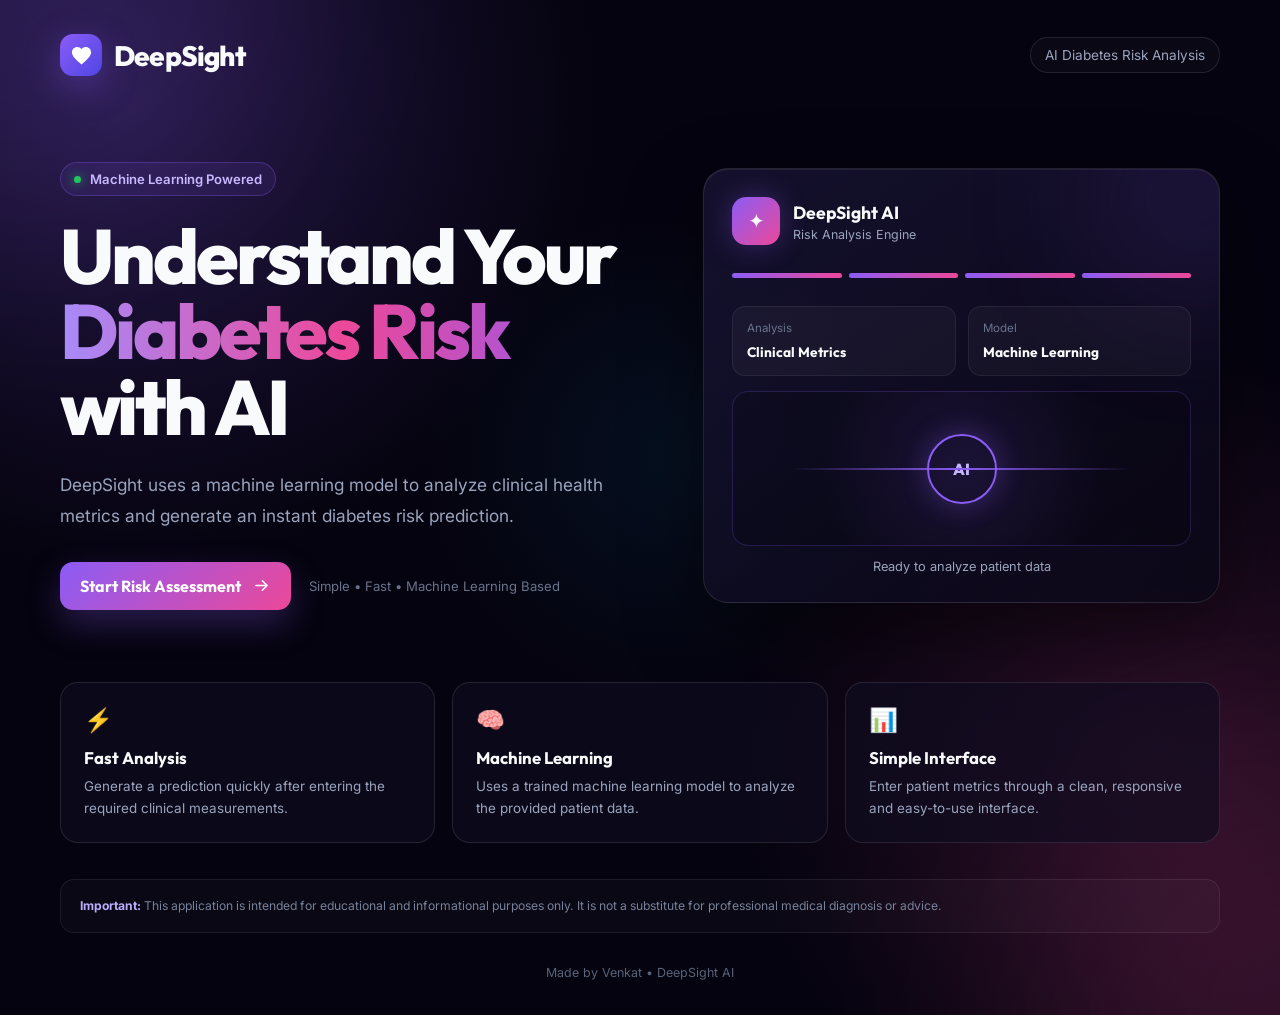
<file: Diabetes Prediction System Using Machine Learning and Web-Based Interactive Tool/templates/home.html>
<!DOCTYPE html>
<html lang="en">
<head>
  <meta charset="UTF-8">
  <meta name="viewport" content="width=device-width, initial-scale=1.0">

  <title>DeepSight | AI Diabetes Risk Analysis</title>

  <link rel="preconnect" href="https://fonts.googleapis.com">
  <link rel="preconnect" href="https://fonts.gstatic.com" crossorigin>
  <link href="https://fonts.googleapis.com/css2?family=Outfit:wght@300;400;500;600;700;800&family=Inter:wght@400;500;600&display=swap" rel="stylesheet">

  <style>
    :root {
      --bg: #05030f;
      --panel: rgba(16, 12, 35, 0.72);
      --border: rgba(255,255,255,.10);
      --text: #f8fafc;
      --muted: #9aa4bd;
      --purple: #8b5cf6;
      --pink: #ec4899;
    }

    * {
      box-sizing: border-box;
      margin: 0;
      padding: 0;
    }

    html {
      scroll-behavior: smooth;
    }

    body {
      min-height: 100vh;
      background: var(--bg);
      color: var(--text);
      font-family: Inter, sans-serif;
      overflow-x: hidden;
    }

    .ds-home {
      min-height: 100vh;
      position: relative;
      overflow: hidden;
      background:
        radial-gradient(circle at 10% 10%, rgba(139,92,246,.22), transparent 32%),
        radial-gradient(circle at 90% 75%, rgba(236,72,153,.16), transparent 30%),
        radial-gradient(circle at 52% 45%, rgba(14,165,233,.08), transparent 28%),
        #05030f;
    }

    .ds-glow {
      position: absolute;
      width: 500px;
      height: 500px;
      border-radius: 50%;
      filter: blur(120px);
      pointer-events: none;
      opacity: .16;
    }

    .ds-glow.one {
      background: #8b5cf6;
      top: -280px;
      left: -220px;
    }

    .ds-glow.two {
      background: #ec4899;
      right: -260px;
      bottom: -250px;
    }

    .ds-nav,
    .ds-main,
    .ds-features,
    .ds-disclaimer,
    .ds-footer {
      position: relative;
      z-index: 2;
      width: min(1160px, calc(100% - 48px));
      margin-left: auto;
      margin-right: auto;
    }

    .ds-nav {
      padding-top: 34px;
      display: flex;
      align-items: center;
      justify-content: space-between;
    }

    .ds-brand {
      display: flex;
      align-items: center;
      gap: 12px;
    }

    .ds-brand-mark {
      width: 42px;
      height: 42px;
      display: grid;
      place-items: center;
      border-radius: 13px;
      background: linear-gradient(135deg, #8b5cf6, #4f46e5);
      box-shadow: 0 10px 35px rgba(139,92,246,.35);
    }

    .ds-brand-mark svg {
      width: 23px;
      height: 23px;
      fill: white;
    }

    .ds-brand-name {
      font-family: Outfit, sans-serif;
      font-size: 1.75rem;
      font-weight: 800;
      letter-spacing: -.8px;
    }

    .ds-nav-label {
      color: var(--muted);
      font-size: .85rem;
      padding: 9px 14px;
      border: 1px solid var(--border);
      border-radius: 999px;
      background: rgba(255,255,255,.025);
    }

    .ds-main {
      padding-top: 86px;
      padding-bottom: 72px;
      display: grid;
      grid-template-columns: 1.05fr .95fr;
      gap: 72px;
      align-items: center;
    }

    .ds-badge {
      width: fit-content;
      display: flex;
      align-items: center;
      gap: 9px;
      padding: 8px 13px;
      margin-bottom: 22px;
      border-radius: 999px;
      border: 1px solid rgba(139,92,246,.30);
      background: rgba(139,92,246,.10);
      color: #c8b9ff;
      font-size: .82rem;
      font-weight: 600;
    }

    .ds-status {
      width: 7px;
      height: 7px;
      border-radius: 50%;
      background: #22c55e;
      box-shadow: 0 0 12px #22c55e;
    }

    .ds-title {
      max-width: 690px;
      font-family: Outfit, sans-serif;
      font-size: clamp(3.2rem, 6vw, 5.5rem);
      line-height: .98;
      letter-spacing: -3px;
      font-weight: 800;
    }

    .ds-gradient {
      display: block;
      background: linear-gradient(90deg, #a78bfa, #ec4899, #8b5cf6);
      -webkit-background-clip: text;
      background-clip: text;
      color: transparent;
    }

    .ds-description {
      max-width: 610px;
      margin-top: 25px;
      color: var(--muted);
      font-size: 1.08rem;
      line-height: 1.8;
    }

    .ds-actions {
      display: flex;
      align-items: center;
      gap: 18px;
      margin-top: 31px;
      flex-wrap: wrap;
    }

    .ds-button {
      display: inline-flex;
      align-items: center;
      gap: 11px;
      padding: 14px 20px;
      border-radius: 13px;
      color: white;
      background: linear-gradient(135deg, #8b5cf6, #ec4899);
      text-decoration: none;
      font-family: Outfit, sans-serif;
      font-weight: 700;
      box-shadow: 0 14px 35px rgba(139,92,246,.28);
      transition: transform .25s ease, box-shadow .25s ease;
    }

    .ds-button:hover {
      transform: translateY(-3px);
      box-shadow: 0 18px 40px rgba(139,92,246,.42);
    }

    .ds-button svg {
      width: 19px !important;
      height: 19px !important;
      display: block;
      flex: 0 0 19px;
      fill: none !important;
      stroke: currentColor;
    }

    .ds-note {
      color: #69738c;
      font-size: .82rem;
    }

    .ds-card {
      position: relative;
      padding: 28px;
      border: 1px solid var(--border);
      border-radius: 25px;
      background: linear-gradient(145deg, rgba(25,20,52,.82), rgba(8,7,22,.74));
      box-shadow:
        0 30px 80px rgba(0,0,0,.45),
        inset 0 1px rgba(255,255,255,.07);
      overflow: hidden;
    }

    .ds-card::after {
      content: "";
      position: absolute;
      width: 220px;
      height: 220px;
      border-radius: 50%;
      background: rgba(139,92,246,.12);
      filter: blur(65px);
      right: -90px;
      top: -80px;
    }

    .ds-card-top {
      display: flex;
      align-items: center;
      gap: 13px;
      position: relative;
      z-index: 1;
    }

    .ds-ai-icon {
      width: 48px;
      height: 48px;
      display: grid;
      place-items: center;
      border-radius: 14px;
      background: linear-gradient(135deg, #8b5cf6, #ec4899);
      box-shadow: 0 0 28px rgba(139,92,246,.32);
      font-size: 1.25rem;
    }

    .ds-card-title {
      font-family: Outfit, sans-serif;
      font-size: 1.1rem;
      font-weight: 700;
    }

    .ds-card-subtitle {
      margin-top: 3px;
      color: var(--muted);
      font-size: .78rem;
    }

    .ds-bars {
      display: flex;
      gap: 7px;
      margin: 28px 0;
      position: relative;
      z-index: 1;
    }

    .ds-bars span {
      height: 5px;
      flex: 1;
      border-radius: 10px;
      background: linear-gradient(90deg, #8b5cf6, #ec4899);
    }

    .ds-stats {
      display: grid;
      grid-template-columns: 1fr 1fr;
      gap: 12px;
      position: relative;
      z-index: 1;
    }

    .ds-stat {
      padding: 14px;
      border: 1px solid rgba(255,255,255,.07);
      border-radius: 13px;
      background: rgba(255,255,255,.035);
    }

    .ds-stat small {
      display: block;
      color: #69738c;
      font-size: .72rem;
      margin-bottom: 6px;
    }

    .ds-stat strong {
      font-family: Outfit, sans-serif;
      font-size: .86rem;
    }

    .ds-scan {
      height: 155px;
      margin-top: 15px;
      border-radius: 16px;
      border: 1px solid rgba(139,92,246,.22);
      background:
        radial-gradient(circle at center, rgba(139,92,246,.13), transparent 58%),
        rgba(0,0,0,.16);
      display: grid;
      place-items: center;
      position: relative;
      overflow: hidden;
    }

    .ds-scan-line {
      position: absolute;
      width: 75%;
      height: 2px;
      background: linear-gradient(90deg, transparent, #8b5cf6, transparent);
      animation: dsScan 2.7s ease-in-out infinite;
    }

    .ds-scan-circle {
      width: 70px;
      height: 70px;
      display: grid;
      place-items: center;
      border: 2px solid #8b5cf6;
      border-radius: 50%;
      color: #c4b5fd;
      font-family: Outfit, sans-serif;
      font-weight: 800;
      box-shadow: 0 0 28px rgba(139,92,246,.32);
    }

    .ds-ready {
      position: relative;
      z-index: 1;
      margin-top: 13px;
      text-align: center;
      color: var(--muted);
      font-size: .8rem;
    }

    @keyframes dsScan {
      0%, 100% { transform: translateY(-60px); opacity: .15; }
      50% { transform: translateY(60px); opacity: 1; }
    }

    .ds-features {
      display: grid;
      grid-template-columns: repeat(3, 1fr);
      gap: 17px;
      padding-bottom: 18px;
    }

    .ds-feature {
      padding: 23px;
      border: 1px solid var(--border);
      border-radius: 18px;
      background: rgba(15,12,31,.68);
      transition: transform .25s ease, border-color .25s ease;
    }

    .ds-feature:hover {
      transform: translateY(-4px);
      border-color: rgba(139,92,246,.35);
    }

    .ds-feature-icon {
      font-size: 1.45rem;
      margin-bottom: 13px;
    }

    .ds-feature h3 {
      font-family: Outfit, sans-serif;
      font-size: 1.05rem;
      margin-bottom: 7px;
    }

    .ds-feature p {
      color: var(--muted);
      font-size: .84rem;
      line-height: 1.65;
    }

    .ds-disclaimer {
      padding: 16px 19px;
      margin-top: 18px;
      border: 1px solid rgba(255,255,255,.07);
      border-radius: 14px;
      background: rgba(255,255,255,.025);
      color: #778199;
      font-size: .76rem;
      line-height: 1.6;
    }

    .ds-disclaimer strong {
      color: #bcaeff;
    }

    .ds-footer {
      padding: 32px 0 35px;
      text-align: center;
      color: #596278;
      font-size: .78rem;
    }

    @media (max-width: 900px) {
      .ds-main {
        grid-template-columns: 1fr;
        gap: 42px;
        padding-top: 60px;
      }

      .ds-title {
        font-size: clamp(3rem, 9vw, 4.5rem);
      }

      .ds-card {
        max-width: 560px;
        width: 100%;
        margin: auto;
      }
    }

    @media (max-width: 650px) {
      .ds-nav,
      .ds-main,
      .ds-features,
      .ds-disclaimer,
      .ds-footer {
        width: min(100% - 28px, 1160px);
      }

      .ds-nav-label {
        display: none;
      }

      .ds-brand-name {
        font-size: 1.45rem;
      }

      .ds-main {
        padding-top: 48px;
      }

      .ds-title {
        font-size: 3rem;
        letter-spacing: -2px;
      }

      .ds-description {
        font-size: .98rem;
      }

      .ds-features {
        grid-template-columns: 1fr;
      }

      .ds-card {
        padding: 21px;
      }
    }
  </style>
</head>

<body>
  <div class="ds-home">
    <div class="ds-glow one"></div>
    <div class="ds-glow two"></div>

    <nav class="ds-nav">
      <div class="ds-brand">
        <div class="ds-brand-mark">
          <svg viewBox="0 0 24 24" aria-hidden="true">
            <path d="M12 21.35l-1.45-1.32C5.4 15.36 2 12.28 2 8.5 2 5.42 4.42 3 7.5 3c1.74 0 3.41.81 4.5 2.09C13.09 3.81 14.76 3 16.5 3 19.58 3 22 5.42 22 8.5c0 3.78-3.4 6.86-8.55 11.54L12 21.35z"/>
          </svg>
        </div>
        <div class="ds-brand-name">DeepSight</div>
      </div>

      <div class="ds-nav-label">AI Diabetes Risk Analysis</div>
    </nav>

    <main class="ds-main">
      <section>
        <div class="ds-badge">
          <span class="ds-status"></span>
          Machine Learning Powered
        </div>

        <h1 class="ds-title">
          Understand Your
          <span class="ds-gradient">Diabetes Risk</span>
          with AI
        </h1>

        <p class="ds-description">
          DeepSight uses a machine learning model to analyze clinical
          health metrics and generate an instant diabetes risk prediction.
        </p>

        <div class="ds-actions">
          <a href="{{ url_for('predict_page') }}" class="ds-button">
            Start Risk Assessment
            <svg viewBox="0 0 24 24" aria-hidden="true">
              <path d="M5 12h13M13 6l6 6-6 6"
                    stroke-width="2"
                    stroke-linecap="round"
                    stroke-linejoin="round"/>
            </svg>
          </a>

          <span class="ds-note">Simple • Fast • Machine Learning Based</span>
        </div>
      </section>

      <section class="ds-card">
        <div class="ds-card-top">
          <div class="ds-ai-icon">✦</div>
          <div>
            <div class="ds-card-title">DeepSight AI</div>
            <div class="ds-card-subtitle">Risk Analysis Engine</div>
          </div>
        </div>

        <div class="ds-bars">
          <span></span><span></span><span></span><span></span>
        </div>

        <div class="ds-stats">
          <div class="ds-stat">
            <small>Analysis</small>
            <strong>Clinical Metrics</strong>
          </div>
          <div class="ds-stat">
            <small>Model</small>
            <strong>Machine Learning</strong>
          </div>
        </div>

        <div class="ds-scan">
          <div class="ds-scan-line"></div>
          <div class="ds-scan-circle">AI</div>
        </div>

        <div class="ds-ready">Ready to analyze patient data</div>
      </section>
    </main>

    <section class="ds-features">
      <article class="ds-feature">
        <div class="ds-feature-icon">⚡</div>
        <h3>Fast Analysis</h3>
        <p>Generate a prediction quickly after entering the required clinical measurements.</p>
      </article>

      <article class="ds-feature">
        <div class="ds-feature-icon">🧠</div>
        <h3>Machine Learning</h3>
        <p>Uses a trained machine learning model to analyze the provided patient data.</p>
      </article>

      <article class="ds-feature">
        <div class="ds-feature-icon">📊</div>
        <h3>Simple Interface</h3>
        <p>Enter patient metrics through a clean, responsive and easy-to-use interface.</p>
      </article>
    </section>

    <section class="ds-disclaimer">
      <strong>Important:</strong>
      This application is intended for educational and informational purposes only.
      It is not a substitute for professional medical diagnosis or advice.
    </section>

    <footer class="ds-footer">
      Made by Venkat • DeepSight AI
    </footer>
  </div>
</body>
</html>
</file>
